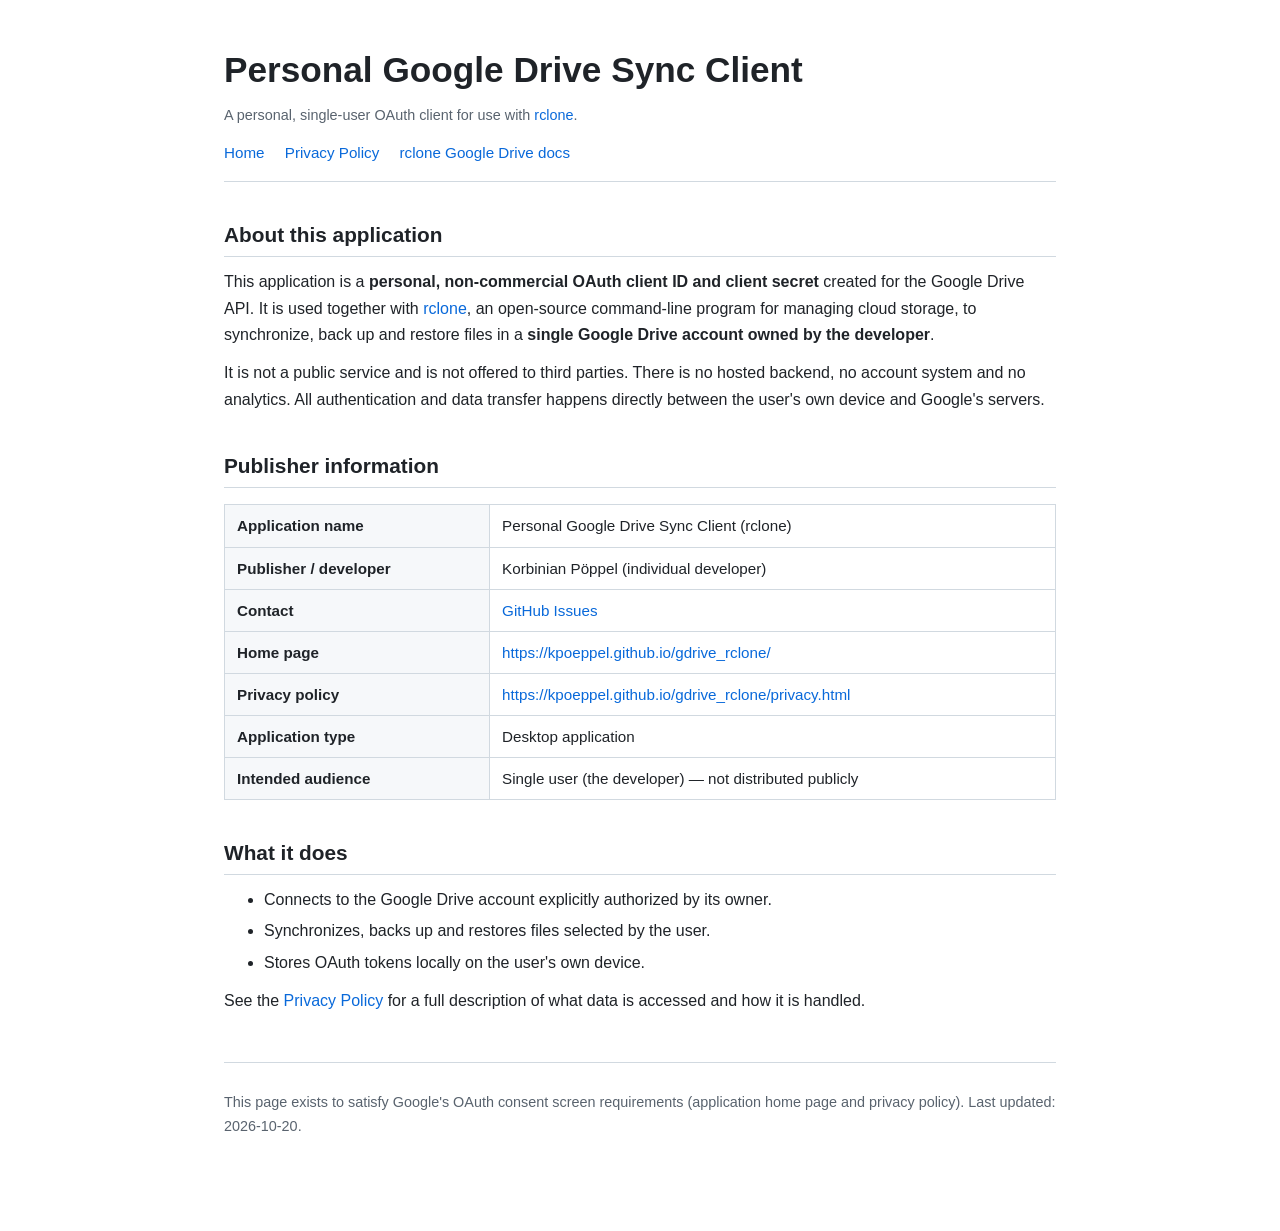
<file: index.html>
<!DOCTYPE html>
<html lang="en">
<head>
  <meta charset="utf-8">
  <meta name="viewport" content="width=device-width, initial-scale=1">
  <title>Personal Google Drive Sync Client — rclone</title>
  <meta name="description" content="Publisher information and privacy policy for a personal, single-user Google Drive API client used with rclone.">
  <link rel="stylesheet" href="style.css">
</head>
<body>
<main>
  <header>
    <h1>Personal Google Drive Sync Client</h1>
    <p class="meta">A personal, single-user OAuth client for use with <a href="https://rclone.org/" rel="noopener">rclone</a>.</p>
    <nav>
      <a href="index.html">Home</a>
      <a href="privacy.html">Privacy Policy</a>
      <a href="https://rclone.org/drive/" rel="noopener">rclone Google Drive docs</a>
    </nav>
  </header>

  <section>
    <h2>About this application</h2>
    <p>
      This application is a <strong>personal, non-commercial OAuth client ID and
      client secret</strong> created for the Google Drive API. It is used together
      with <a href="https://rclone.org/" rel="noopener">rclone</a>, an open-source
      command-line program for managing cloud storage, to synchronize, back up and
      restore files in a <strong>single Google Drive account owned by the
      developer</strong>.
    </p>
    <p>
      It is not a public service and is not offered to third parties. There is no
      hosted backend, no account system and no analytics. All authentication and
      data transfer happens directly between the user's own device and Google's
      servers.
    </p>
  </section>

  <section>
    <h2>Publisher information</h2>
    <table>
      <tr>
        <th>Application name</th>
        <td>Personal Google Drive Sync Client (rclone)</td>
      </tr>
      <tr>
        <th>Publisher / developer</th>
        <td>Korbinian Pöppel (individual developer)</td>
      </tr>
      <tr>
        <th>Contact</th>
        <td><a href="https://github.com/kpoeppel/gdrive_rclone/issues" rel="noopener">GitHub Issues</a></td>
      </tr>
      <tr>
        <th>Home page</th>
        <td><a href="https://kpoeppel.github.io/gdrive_rclone/">https://kpoeppel.github.io/gdrive_rclone/</a></td>
      </tr>
      <tr>
        <th>Privacy policy</th>
        <td><a href="privacy.html">https://kpoeppel.github.io/gdrive_rclone/privacy.html</a></td>
      </tr>
      <tr>
        <th>Application type</th>
        <td>Desktop application</td>
      </tr>
      <tr>
        <th>Intended audience</th>
        <td>Single user (the developer) — not distributed publicly</td>
      </tr>
    </table>
  </section>

  <section>
    <h2>What it does</h2>
    <ul>
      <li>Connects to the Google Drive account explicitly authorized by its owner.</li>
      <li>Synchronizes, backs up and restores files selected by the user.</li>
      <li>Stores OAuth tokens locally on the user's own device.</li>
    </ul>
    <p>
      See the <a href="privacy.html">Privacy Policy</a> for a full description of
      what data is accessed and how it is handled.
    </p>
  </section>

  <footer>
    <p>
      This page exists to satisfy Google's OAuth consent screen requirements
      (application home page and privacy policy). Last updated:
      <span>2026-10-20</span>.
    </p>
  </footer>
</main>
</body>
</html>
</file>
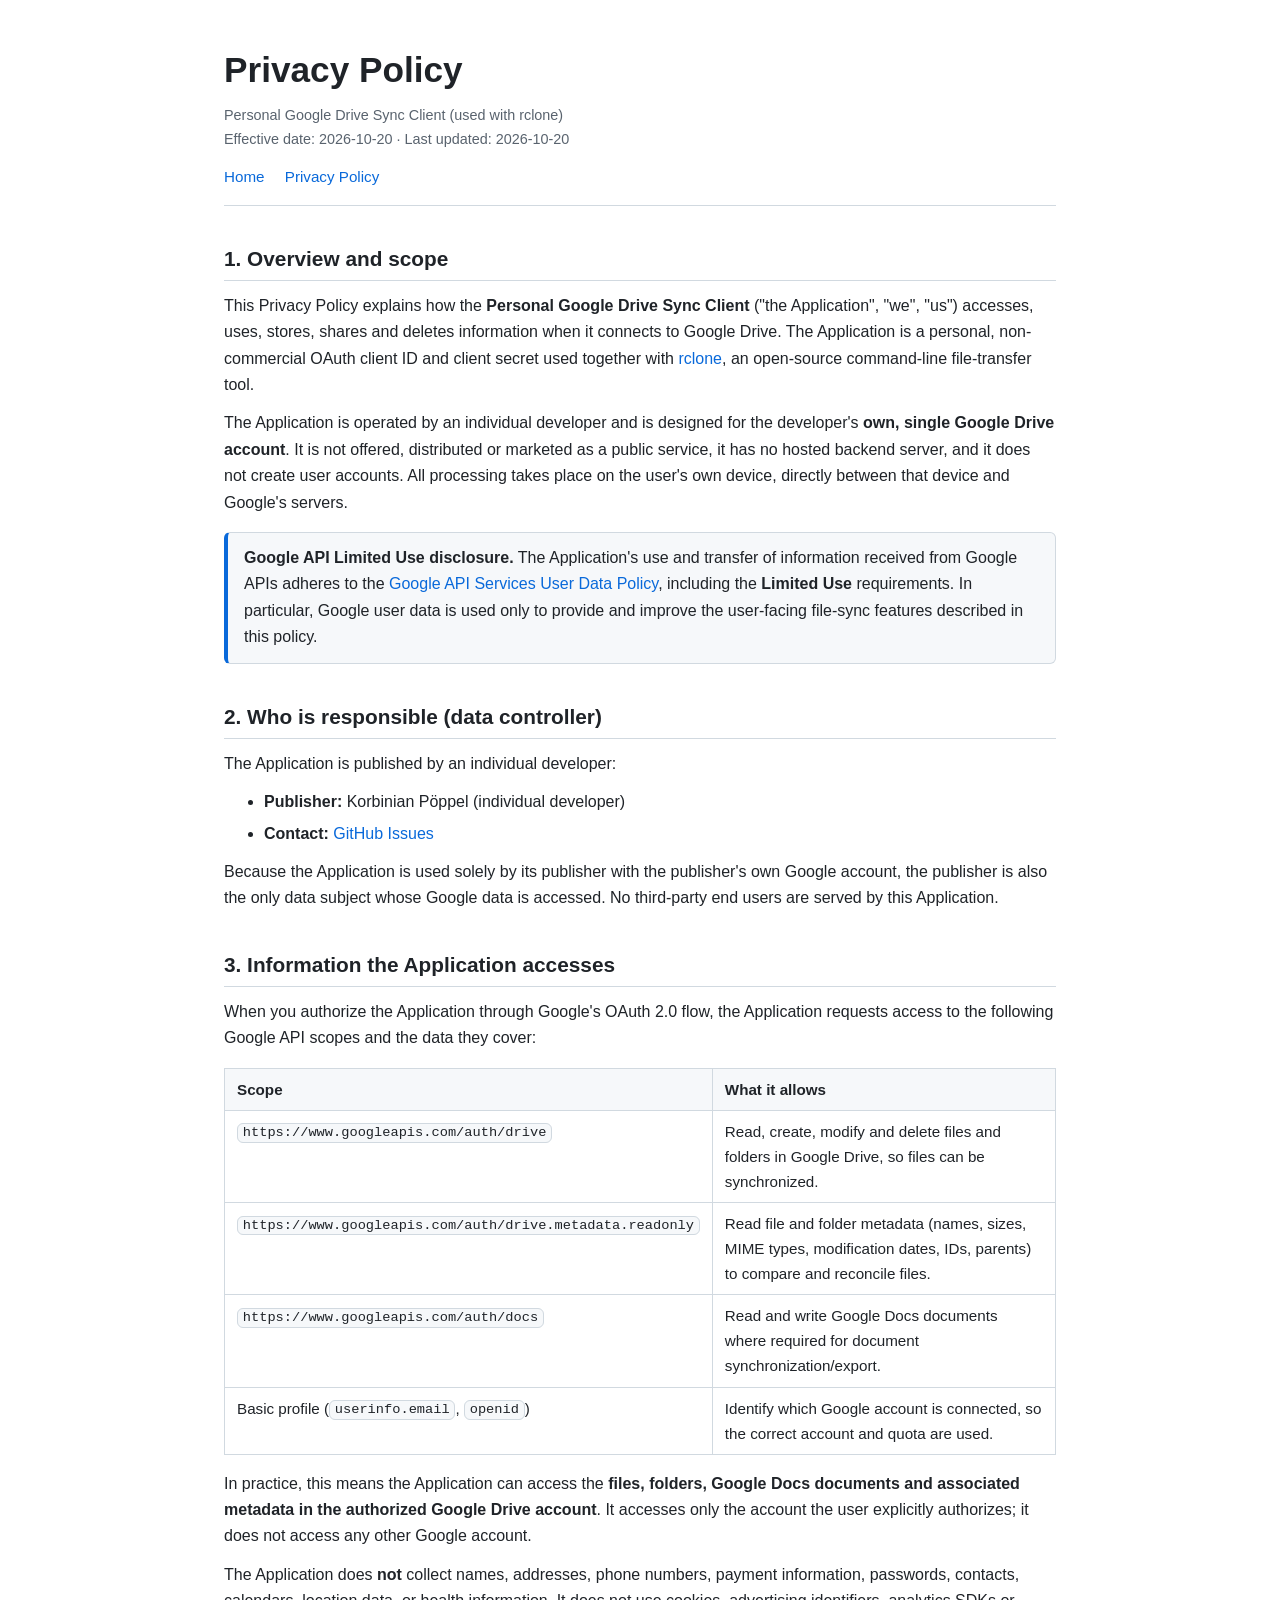
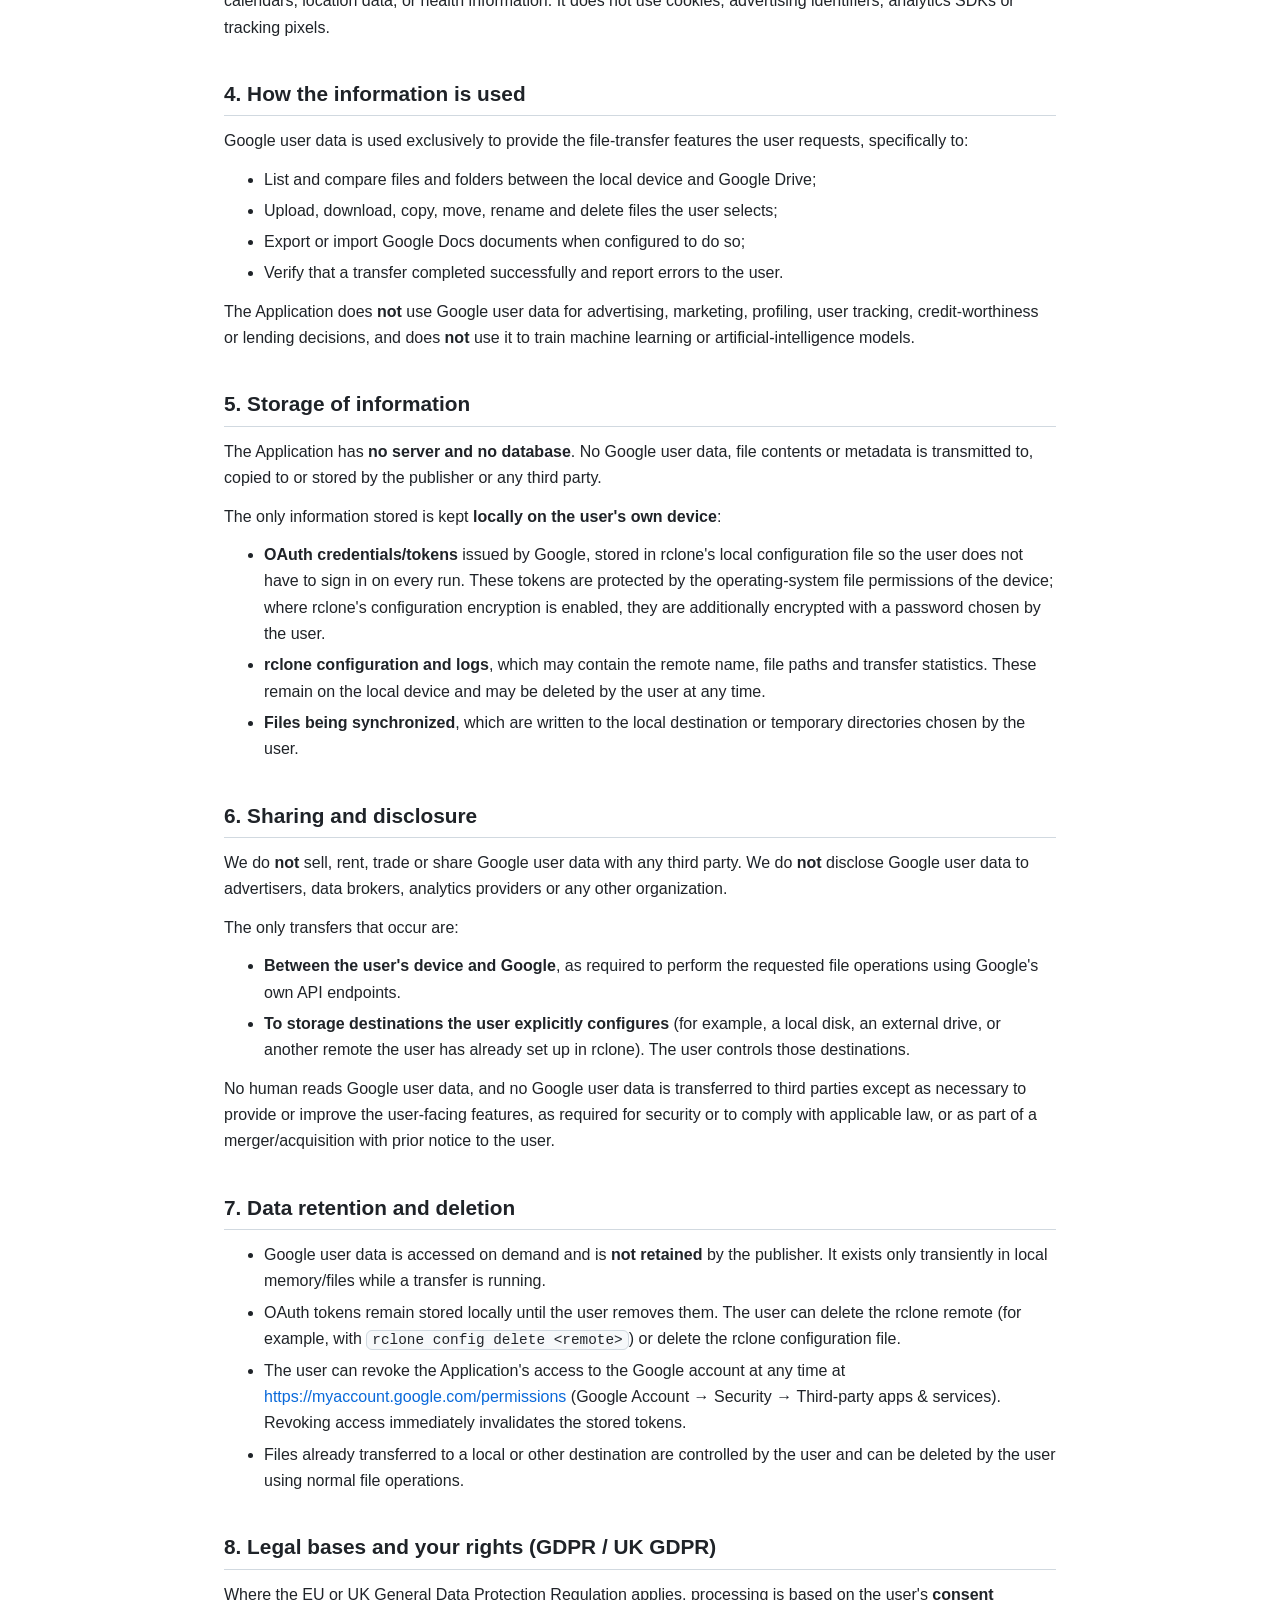
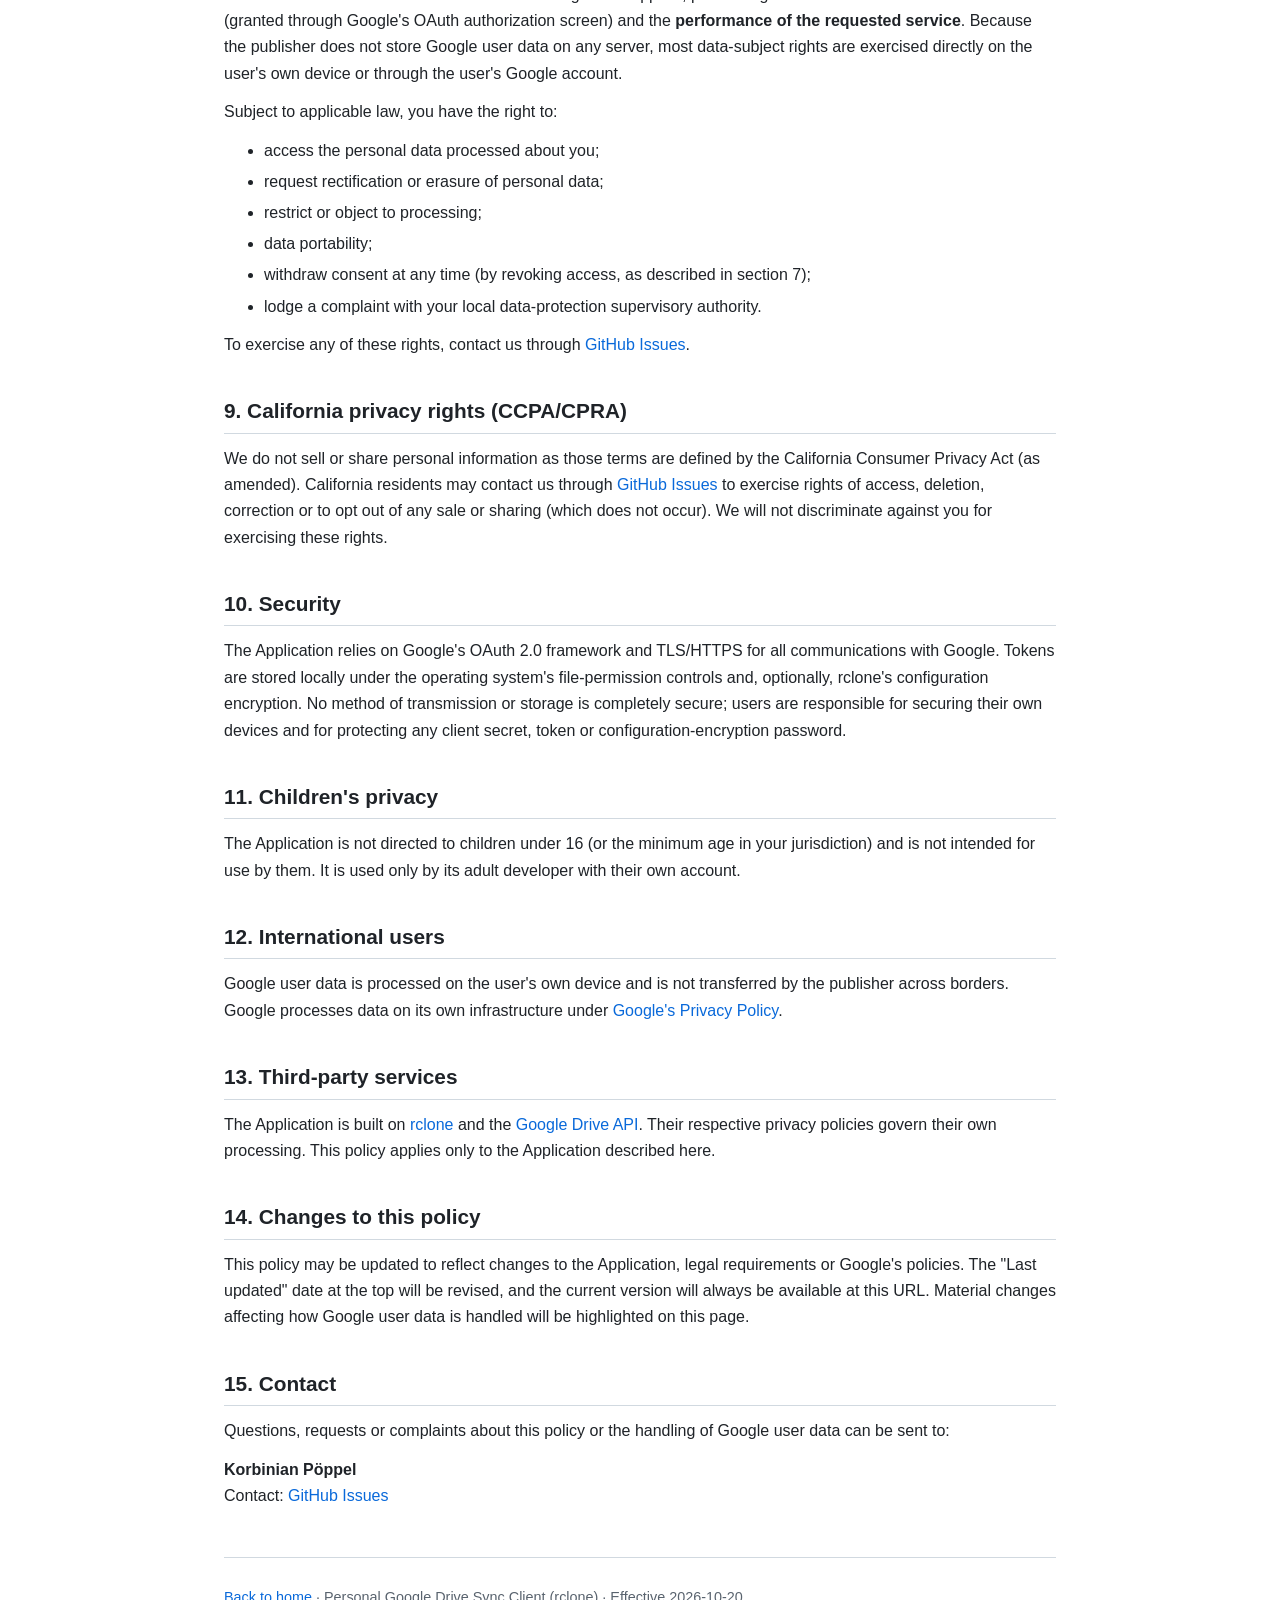
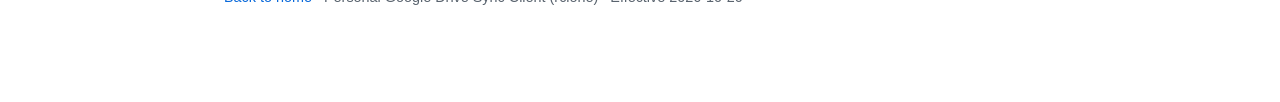
<file: privacy.html>
<!DOCTYPE html>
<html lang="en">
<head>
  <meta charset="utf-8">
  <meta name="viewport" content="width=device-width, initial-scale=1">
  <title>Privacy Policy — Personal Google Drive Sync Client (rclone)</title>
  <meta name="description" content="Privacy policy for a personal, single-user Google Drive API client used with rclone, including Google API Limited Use disclosures.">
  <link rel="stylesheet" href="style.css">
</head>
<body>
<main>
  <header>
    <h1>Privacy Policy</h1>
    <p class="meta">
      Personal Google Drive Sync Client (used with rclone)<br>
      Effective date: 2026-10-20 &middot; Last updated: 2026-10-20
    </p>
    <nav>
      <a href="index.html">Home</a>
      <a href="privacy.html">Privacy Policy</a>
    </nav>
  </header>

  <section>
    <h2>1. Overview and scope</h2>
    <p>
      This Privacy Policy explains how the <strong>Personal Google Drive Sync
      Client</strong> ("the Application", "we", "us") accesses, uses, stores,
      shares and deletes information when it connects to Google Drive. The
      Application is a personal, non-commercial OAuth client ID and client secret
      used together with <a href="https://rclone.org/" rel="noopener">rclone</a>,
      an open-source command-line file-transfer tool.
    </p>
    <p>
      The Application is operated by an individual developer and is designed for
      the developer's <strong>own, single Google Drive account</strong>. It is not
      offered, distributed or marketed as a public service, it has no hosted
      backend server, and it does not create user accounts. All processing takes
      place on the user's own device, directly between that device and Google's
      servers.
    </p>
    <div class="note">
      <strong>Google API Limited Use disclosure.</strong>
      The Application's use and transfer of information received from Google APIs
      adheres to the
      <a href="https://developers.google.com/terms/api-services-user-data-policy" rel="noopener">Google API Services User Data Policy</a>,
      including the <strong>Limited Use</strong> requirements. In particular, Google
      user data is used only to provide and improve the user-facing file-sync
      features described in this policy.
    </div>
  </section>

  <section>
    <h2>2. Who is responsible (data controller)</h2>
    <p>
      The Application is published by an individual developer:
    </p>
    <ul>
      <li><strong>Publisher:</strong> Korbinian Pöppel (individual developer)</li>
      <li><strong>Contact:</strong> <a href="https://github.com/kpoeppel/gdrive_rclone/issues" rel="noopener">GitHub Issues</a></li>
    </ul>
    <p>
      Because the Application is used solely by its publisher with the
      publisher's own Google account, the publisher is also the only data subject
      whose Google data is accessed. No third-party end users are served by this
      Application.
    </p>
  </section>

  <section>
    <h2>3. Information the Application accesses</h2>
    <p>
      When you authorize the Application through Google's OAuth 2.0 flow, the
      Application requests access to the following Google API scopes and the data
      they cover:
    </p>
    <table>
      <tr>
        <th>Scope</th>
        <th>What it allows</th>
      </tr>
      <tr>
        <td><code>https://www.googleapis.com/auth/drive</code></td>
        <td>Read, create, modify and delete files and folders in Google Drive, so files can be synchronized.</td>
      </tr>
      <tr>
        <td><code>https://www.googleapis.com/auth/drive.metadata.readonly</code></td>
        <td>Read file and folder metadata (names, sizes, MIME types, modification dates, IDs, parents) to compare and reconcile files.</td>
      </tr>
      <tr>
        <td><code>https://www.googleapis.com/auth/docs</code></td>
        <td>Read and write Google Docs documents where required for document synchronization/export.</td>
      </tr>
      <tr>
        <td>Basic profile (<code>userinfo.email</code>, <code>openid</code>)</td>
        <td>Identify which Google account is connected, so the correct account and quota are used.</td>
      </tr>
    </table>
    <p>
      In practice, this means the Application can access the <strong>files,
      folders, Google Docs documents and associated metadata in the authorized
      Google Drive account</strong>. It accesses only the account the user
      explicitly authorizes; it does not access any other Google account.
    </p>
    <p>
      The Application does <strong>not</strong> collect names, addresses, phone
      numbers, payment information, passwords, contacts, calendars, location data,
      or health information. It does not use cookies, advertising identifiers,
      analytics SDKs or tracking pixels.
    </p>
  </section>

  <section>
    <h2>4. How the information is used</h2>
    <p>Google user data is used exclusively to provide the file-transfer features the user requests, specifically to:</p>
    <ul>
      <li>List and compare files and folders between the local device and Google Drive;</li>
      <li>Upload, download, copy, move, rename and delete files the user selects;</li>
      <li>Export or import Google Docs documents when configured to do so;</li>
      <li>Verify that a transfer completed successfully and report errors to the user.</li>
    </ul>
    <p>
      The Application does <strong>not</strong> use Google user data for
      advertising, marketing, profiling, user tracking, credit-worthiness or
      lending decisions, and does <strong>not</strong> use it to train machine
      learning or artificial-intelligence models.
    </p>
  </section>

  <section>
    <h2>5. Storage of information</h2>
    <p>
      The Application has <strong>no server and no database</strong>. No Google
      user data, file contents or metadata is transmitted to, copied to or stored
      by the publisher or any third party.
    </p>
    <p>The only information stored is kept <strong>locally on the user's own device</strong>:</p>
    <ul>
      <li>
        <strong>OAuth credentials/tokens</strong> issued by Google, stored in
        rclone's local configuration file so the user does not have to sign in on
        every run. These tokens are protected by the operating-system file
        permissions of the device; where rclone's configuration encryption is
        enabled, they are additionally encrypted with a password chosen by the
        user.
      </li>
      <li>
        <strong>rclone configuration and logs</strong>, which may contain the
        remote name, file paths and transfer statistics. These remain on the local
        device and may be deleted by the user at any time.
      </li>
      <li>
        <strong>Files being synchronized</strong>, which are written to the local
        destination or temporary directories chosen by the user.
      </li>
    </ul>
  </section>

  <section>
    <h2>6. Sharing and disclosure</h2>
    <p>
      We do <strong>not</strong> sell, rent, trade or share Google user data with
      any third party. We do <strong>not</strong> disclose Google user data to
      advertisers, data brokers, analytics providers or any other organization.
    </p>
    <p>
      The only transfers that occur are:
    </p>
    <ul>
      <li>
        <strong>Between the user's device and Google</strong>, as required to
        perform the requested file operations using Google's own API endpoints.
      </li>
      <li>
        <strong>To storage destinations the user explicitly configures</strong>
        (for example, a local disk, an external drive, or another remote the user
        has already set up in rclone). The user controls those destinations.
      </li>
    </ul>
    <p>
      No human reads Google user data, and no Google user data is transferred to
      third parties except as necessary to provide or improve the user-facing
      features, as required for security or to comply with applicable law, or as
      part of a merger/acquisition with prior notice to the user.
    </p>
  </section>

  <section>
    <h2>7. Data retention and deletion</h2>
    <ul>
      <li>
        Google user data is accessed on demand and is <strong>not retained</strong>
        by the publisher. It exists only transiently in local memory/files while a
        transfer is running.
      </li>
      <li>
        OAuth tokens remain stored locally until the user removes them. The user
        can delete the rclone remote (for example, with <code>rclone config
        delete &lt;remote&gt;</code>) or delete the rclone configuration file.
      </li>
      <li>
        The user can revoke the Application's access to the Google account at any
        time at
        <a href="https://myaccount.google.com/permissions" rel="noopener">https://myaccount.google.com/permissions</a>
        (Google Account &rarr; Security &rarr; Third-party apps &amp; services).
        Revoking access immediately invalidates the stored tokens.
      </li>
      <li>
        Files already transferred to a local or other destination are controlled
        by the user and can be deleted by the user using normal file operations.
      </li>
    </ul>
  </section>

  <section>
    <h2>8. Legal bases and your rights (GDPR / UK GDPR)</h2>
    <p>
      Where the EU or UK General Data Protection Regulation applies, processing is
      based on the user's <strong>consent</strong> (granted through Google's OAuth
      authorization screen) and the <strong>performance of the requested
      service</strong>. Because the publisher does not store Google user data on
      any server, most data-subject rights are exercised directly on the user's
      own device or through the user's Google account.
    </p>
    <p>Subject to applicable law, you have the right to:</p>
    <ul>
      <li>access the personal data processed about you;</li>
      <li>request rectification or erasure of personal data;</li>
      <li>restrict or object to processing;</li>
      <li>data portability;</li>
      <li>withdraw consent at any time (by revoking access, as described in section 7);</li>
      <li>lodge a complaint with your local data-protection supervisory authority.</li>
    </ul>
    <p>
      To exercise any of these rights, contact us through
      <a href="https://github.com/kpoeppel/gdrive_rclone/issues" rel="noopener">GitHub Issues</a>.
    </p>
  </section>

  <section>
    <h2>9. California privacy rights (CCPA/CPRA)</h2>
    <p>
      We do not sell or share personal information as those terms are defined by
      the California Consumer Privacy Act (as amended). California residents may
      contact us through
      <a href="https://github.com/kpoeppel/gdrive_rclone/issues" rel="noopener">GitHub Issues</a> to exercise
      rights of access, deletion, correction or to opt out of any sale or sharing
      (which does not occur). We will not discriminate against you for exercising
      these rights.
    </p>
  </section>

  <section>
    <h2>10. Security</h2>
    <p>
      The Application relies on Google's OAuth 2.0 framework and TLS/HTTPS for all
      communications with Google. Tokens are stored locally under the operating
      system's file-permission controls and, optionally, rclone's configuration
      encryption. No method of transmission or storage is completely secure;
      users are responsible for securing their own devices and for protecting any
      client secret, token or configuration-encryption password.
    </p>
  </section>

  <section>
    <h2>11. Children's privacy</h2>
    <p>
      The Application is not directed to children under 16 (or the minimum age in
      your jurisdiction) and is not intended for use by them. It is used only by
      its adult developer with their own account.
    </p>
  </section>

  <section>
    <h2>12. International users</h2>
    <p>
      Google user data is processed on the user's own device and is not
      transferred by the publisher across borders. Google processes data on its
      own infrastructure under
      <a href="https://policies.google.com/privacy" rel="noopener">Google's Privacy Policy</a>.
    </p>
  </section>

  <section>
    <h2>13. Third-party services</h2>
    <p>
      The Application is built on
      <a href="https://rclone.org/" rel="noopener">rclone</a> and the
      <a href="https://developers.google.com/drive" rel="noopener">Google Drive API</a>.
      Their respective privacy policies govern their own processing. This policy
      applies only to the Application described here.
    </p>
  </section>

  <section>
    <h2>14. Changes to this policy</h2>
    <p>
      This policy may be updated to reflect changes to the Application, legal
      requirements or Google's policies. The "Last updated" date at the top will
      be revised, and the current version will always be available at this URL.
      Material changes affecting how Google user data is handled will be
      highlighted on this page.
    </p>
  </section>

  <section>
    <h2>15. Contact</h2>
    <p>
      Questions, requests or complaints about this policy or the handling of
      Google user data can be sent to:
    </p>
    <p>
      <strong>Korbinian Pöppel</strong><br>
      Contact: <a href="https://github.com/kpoeppel/gdrive_rclone/issues" rel="noopener">GitHub Issues</a>
    </p>
  </section>

  <footer>
    <p>
      <a href="index.html">Back to home</a> &middot;
      Personal Google Drive Sync Client (rclone) &middot;
      Effective 2026-10-20
    </p>
  </footer>
</main>
</body>
</html>
</file>
<file: style.css>
/* Shared stylesheet for the rclone Google Drive client pages.
   Kept intentionally simple so it renders reliably on GitHub Pages. */

:root {
  --bg: #ffffff;
  --fg: #1f2328;
  --muted: #59636e;
  --accent: #0969da;
  --border: #d1d9e0;
  --code-bg: #f6f8fa;
  --max-width: 52rem;
}

@media (prefers-color-scheme: dark) {
  :root {
    --bg: #0d1117;
    --fg: #e6edf3;
    --muted: #9198a1;
    --accent: #4493f8;
    --border: #3d444d;
    --code-bg: #151b23;
  }
}

* {
  box-sizing: border-box;
}

html {
  -webkit-text-size-adjust: 100%;
}

body {
  margin: 0;
  background: var(--bg);
  color: var(--fg);
  font-family: -apple-system, BlinkMacSystemFont, "Segoe UI", "Noto Sans",
    Helvetica, Arial, sans-serif;
  font-size: 16px;
  line-height: 1.65;
  padding: 2rem 1rem 4rem;
}

main {
  max-width: var(--max-width);
  margin: 0 auto;
}

header {
  border-bottom: 1px solid var(--border);
  margin-bottom: 2rem;
  padding-bottom: 1rem;
}

h1 {
  font-size: 1.9rem;
  line-height: 1.25;
  margin: 0 0 0.25rem;
}

h2 {
  font-size: 1.3rem;
  margin: 2.25rem 0 0.75rem;
  padding-bottom: 0.25rem;
  border-bottom: 1px solid var(--border);
}

h3 {
  font-size: 1.05rem;
  margin: 1.5rem 0 0.5rem;
}

p,
ul,
ol {
  margin: 0.75rem 0;
}

li {
  margin: 0.3rem 0;
}

a {
  color: var(--accent);
  text-decoration: none;
}

a:hover {
  text-decoration: underline;
}

code {
  background: var(--code-bg);
  border: 1px solid var(--border);
  border-radius: 6px;
  padding: 0.1em 0.35em;
  font-size: 0.9em;
  font-family: ui-monospace, SFMono-Regular, "SF Mono", Menlo, Consolas,
    "Liberation Mono", monospace;
}

.note {
  background: var(--code-bg);
  border: 1px solid var(--border);
  border-left: 4px solid var(--accent);
  border-radius: 6px;
  padding: 0.75rem 1rem;
  margin: 1rem 0;
  color: var(--fg);
}

.meta {
  color: var(--muted);
  font-size: 0.9rem;
}

nav {
  margin-top: 0.75rem;
  font-size: 0.95rem;
}

nav a {
  margin-right: 1rem;
}

footer {
  border-top: 1px solid var(--border);
  margin-top: 3rem;
  padding-top: 1rem;
  color: var(--muted);
  font-size: 0.9rem;
}

table {
  border-collapse: collapse;
  width: 100%;
  margin: 1rem 0;
  font-size: 0.95rem;
}

th,
td {
  border: 1px solid var(--border);
  padding: 0.5rem 0.75rem;
  text-align: left;
  vertical-align: top;
}

th {
  background: var(--code-bg);
}

@media (min-width: 640px) {
  body {
    padding: 3rem 2rem 5rem;
  }
  h1 {
    font-size: 2.2rem;
  }
}
</file>
